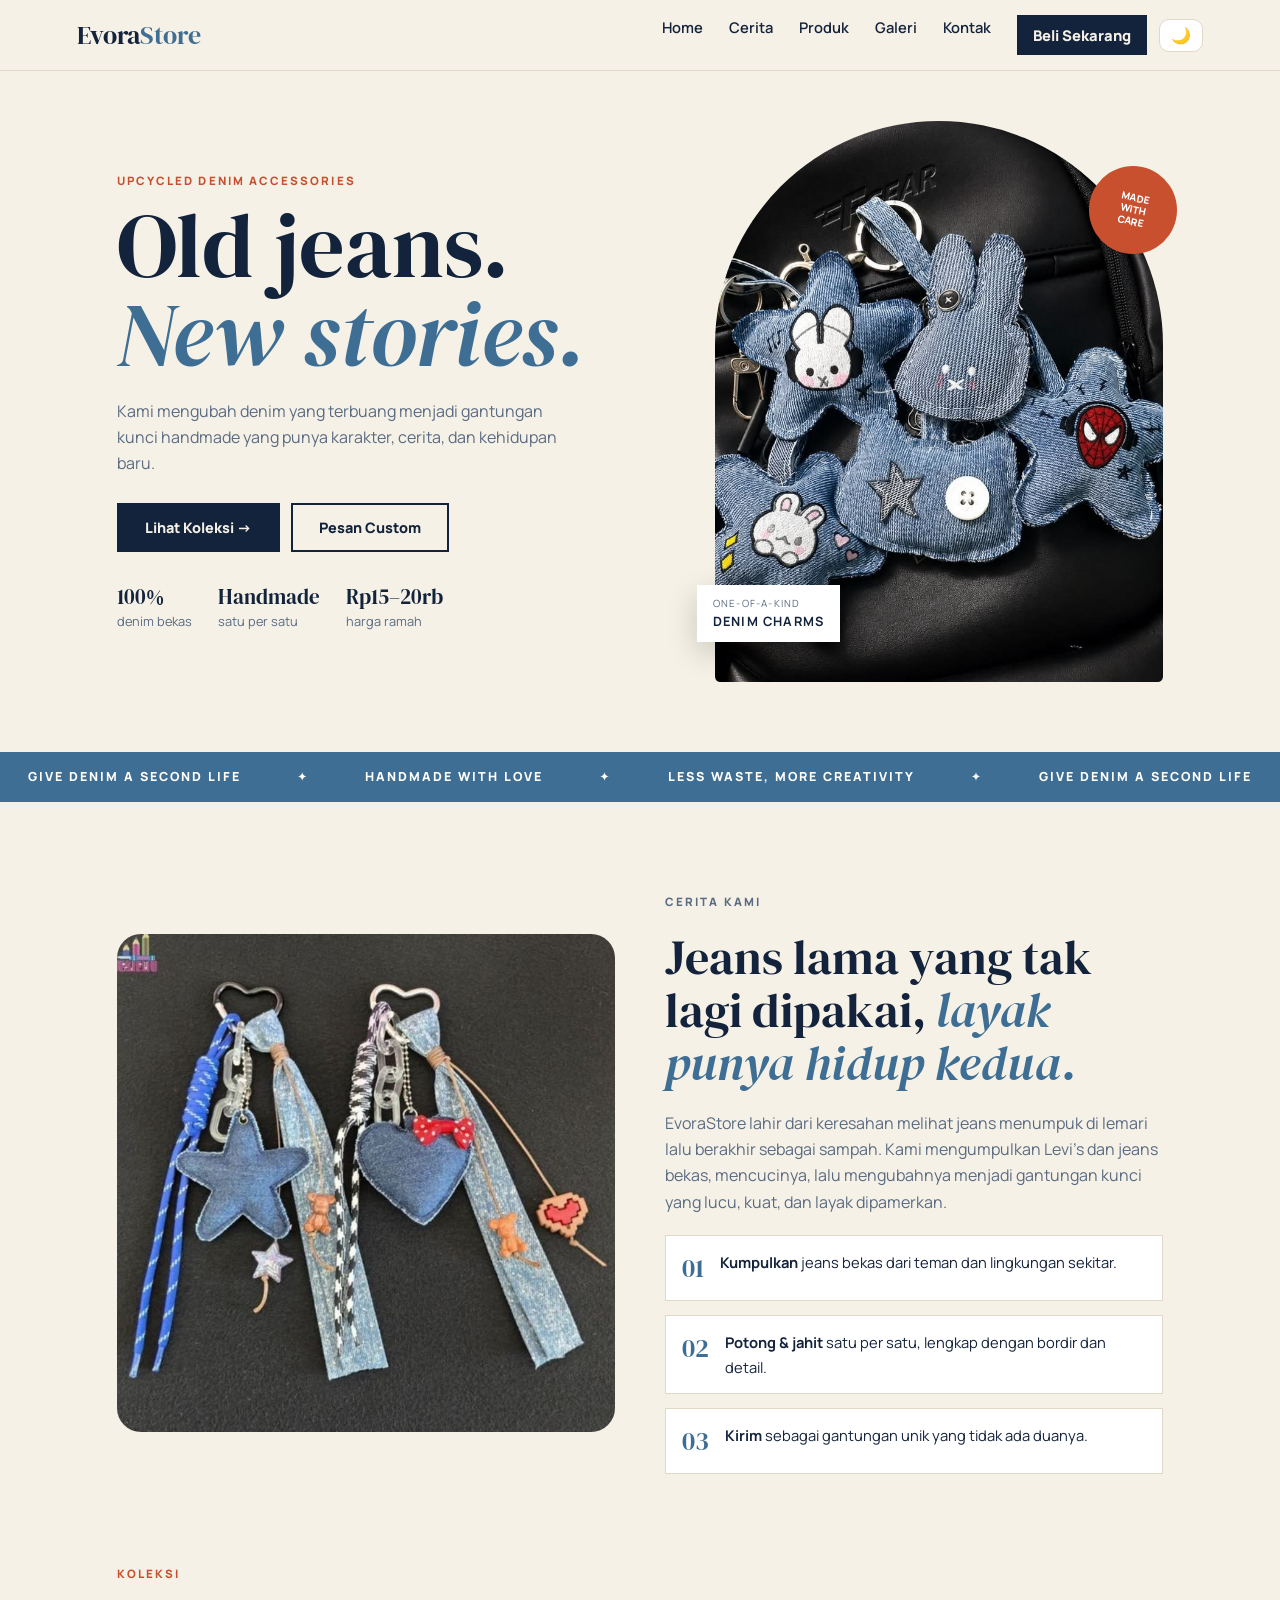
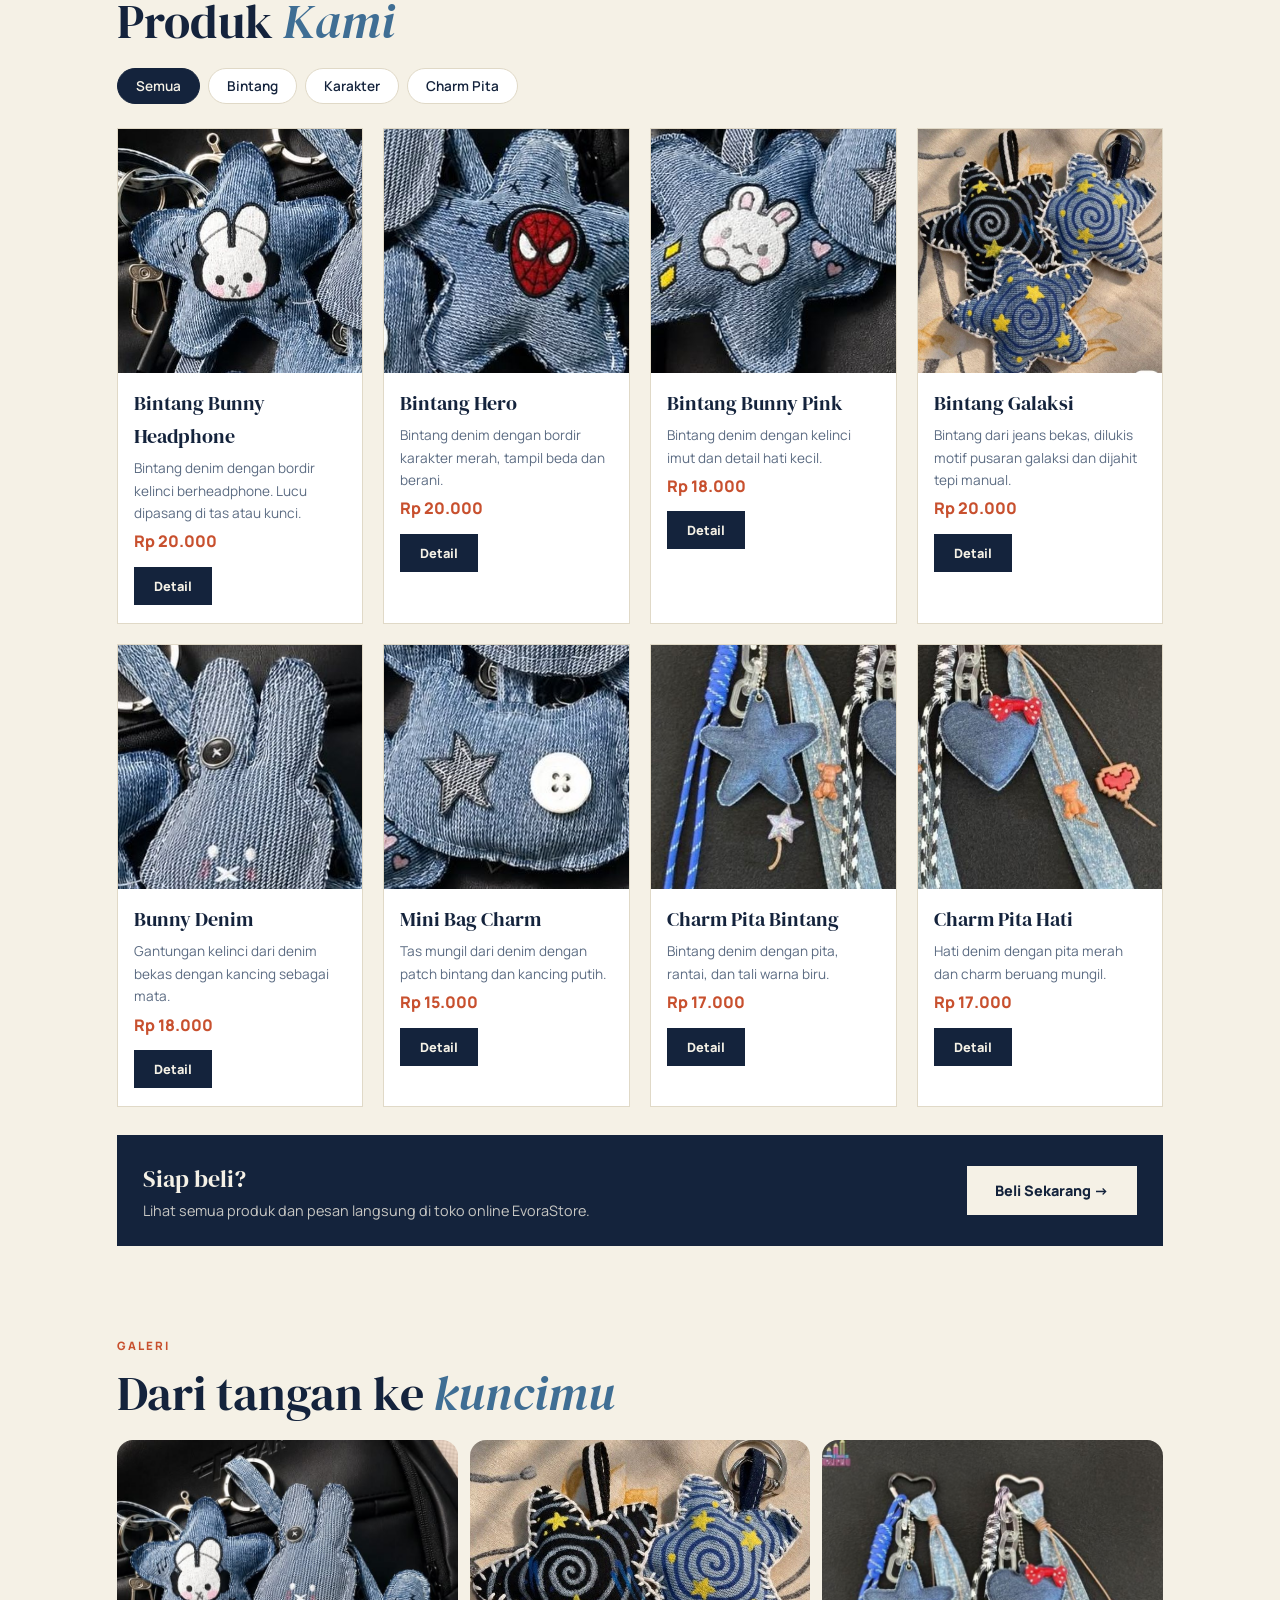
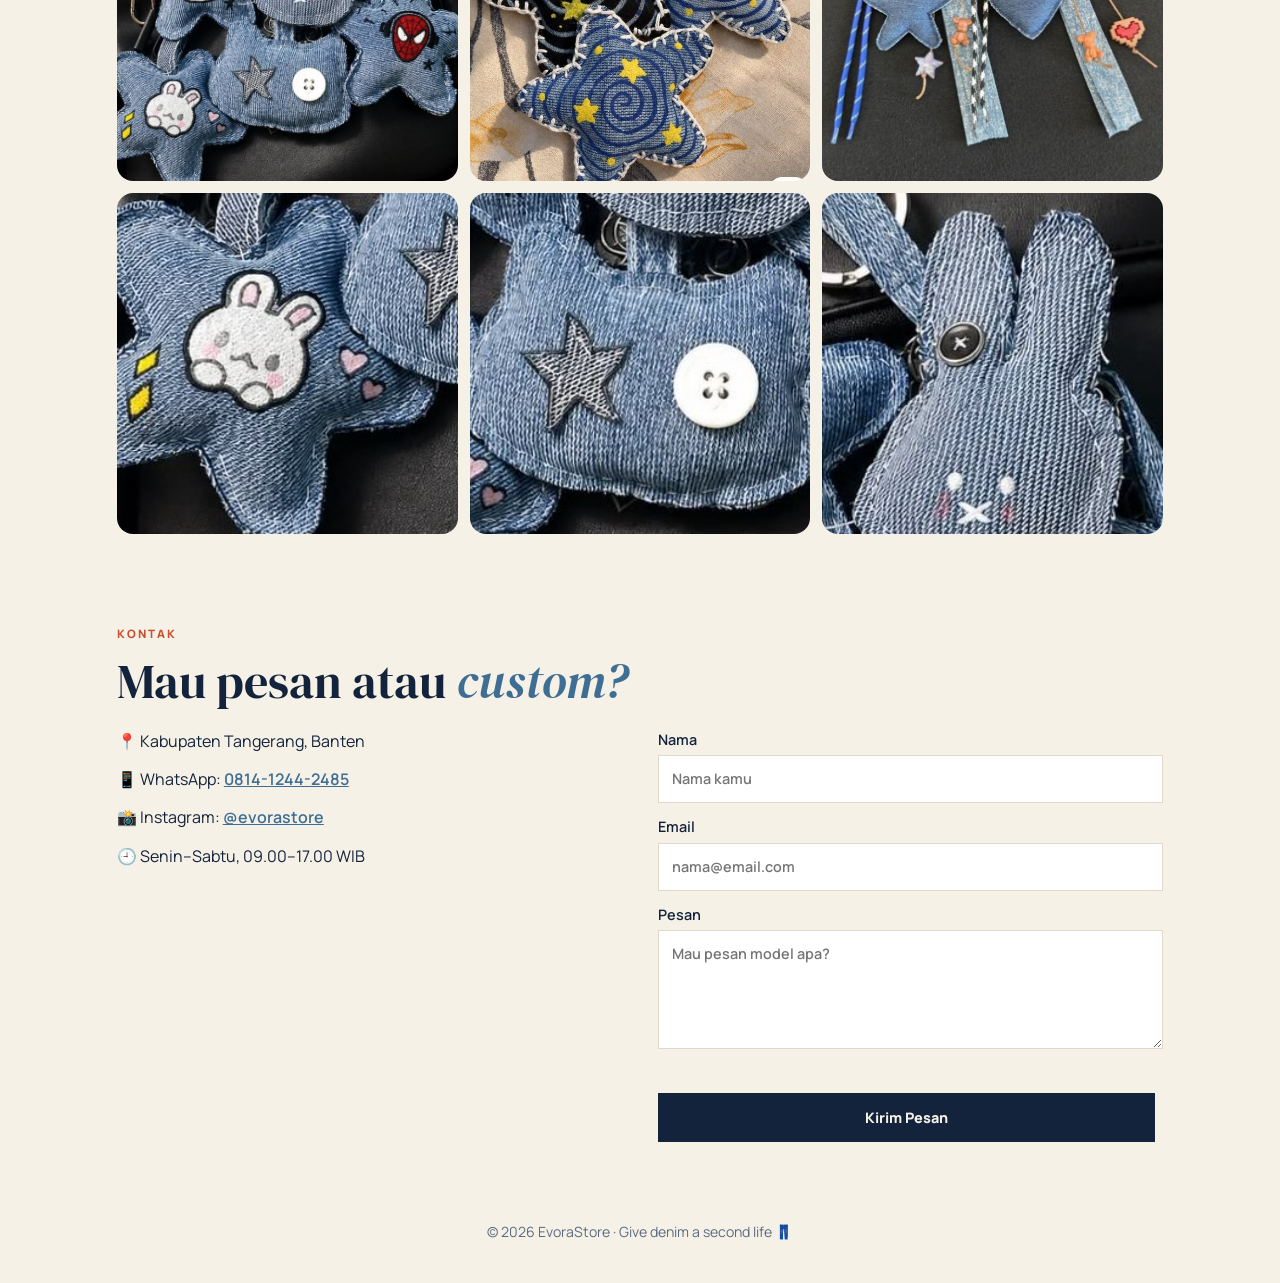
<file: index.html>
<!DOCTYPE html>
<html lang="id">
<head>
  <meta charset="UTF-8">
  <meta name="viewport" content="width=device-width, initial-scale=1">
  <title>EvoraStore — Gantungan Kunci Denim dari Jeans Bekas</title>
  <meta name="description" content="EvoraStore mengubah jeans bekas menjadi gantungan kunci denim handmade yang unik.">
  <link rel="preconnect" href="https://fonts.googleapis.com">
  <link rel="preconnect" href="https://fonts.gstatic.com" crossorigin>
  <link href="https://fonts.googleapis.com/css2?family=DM+Serif+Display:ital@0;1&family=Manrope:wght@400;600;800&display=swap" rel="stylesheet">
  <link rel="stylesheet" href="style.css">
</head>
<body>

<header class="nav">
  <a href="#home" class="logo">Evora<span>Store</span></a>
  <nav id="menu">
    <a href="#home">Home</a>
    <a href="#cerita">Cerita</a>
    <a href="#produk">Produk</a>
    <a href="#galeri">Galeri</a>
    <a href="#kontak">Kontak</a>
    <a href="toko.html" class="navbuy">Beli Sekarang</a>
  </nav>
  <button id="themeBtn" class="icon" aria-label="Ganti tema">🌙</button>
  <button id="burger" class="icon" aria-label="Buka menu">☰</button>
</header>

<main>
  <!-- HOME -->
  <section id="home" class="hero">
    <div class="hero-text reveal">
      <p class="eyebrow">Upcycled denim accessories</p>
      <h1>Old jeans.<br><em>New stories.</em></h1>
      <p class="sub">Kami mengubah denim yang terbuang menjadi gantungan kunci handmade yang punya karakter, cerita, dan kehidupan baru.</p>
      <div class="cta">
        <a class="btn" href="#produk">Lihat Koleksi →</a>
        <a class="btn ghost" href="#kontak">Pesan Custom</a>
      </div>
      <ul class="stats">
        <li><b>100%</b>denim bekas</li>
        <li><b>Handmade</b>satu per satu</li>
        <li><b>Rp15–20rb</b>harga ramah</li>
      </ul>
    </div>
    <div class="hero-img reveal">
      <img src="hero.jpg" alt="Koleksi gantungan kunci denim EvoraStore">
      <span class="stamp">Made<br>with<br>care</span>
      <div class="tag">One-of-a-kind<b>Denim Charms</b></div>
    </div>
  </section>

  <div class="marquee" aria-hidden="true">
    <div class="track">
      <span>Give denim a second life</span><span>Handmade with love</span><span>Less waste, more creativity</span>
      <span>Give denim a second life</span><span>Handmade with love</span><span>Less waste, more creativity</span>
    </div>
  </div>

  <!-- ABOUT -->
  <section id="cerita" class="wrap">
    <div class="story">
      <img class="reveal" src="pita.jpg" alt="Charm denim dengan pita dan bintang">
      <div class="reveal">
        <p class="eyebrow">Cerita Kami</p>
        <h2>Jeans lama yang tak lagi dipakai, <em>layak punya hidup kedua.</em></h2>
        <p>EvoraStore lahir dari keresahan melihat jeans menumpuk di lemari lalu berakhir sebagai sampah. Kami mengumpulkan Levi's dan jeans bekas, mencucinya, lalu mengubahnya menjadi gantungan kunci yang lucu, kuat, dan layak dipamerkan.</p>
        <ol class="steps">
          <li><b>01</b><span><strong>Kumpulkan</strong> jeans bekas dari teman dan lingkungan sekitar.</span></li>
          <li><b>02</b><span><strong>Potong &amp; jahit</strong> satu per satu, lengkap dengan bordir dan detail.</span></li>
          <li><b>03</b><span><strong>Kirim</strong> sebagai gantungan unik yang tidak ada duanya.</span></li>
        </ol>
      </div>
    </div>
  </section>

  <!-- PRODUK -->
  <section id="produk" class="wrap">
    <p class="eyebrow">Koleksi</p>
    <h2>Produk <em>Kami</em></h2>
    <div class="filters">
      <button class="chip active" data-filter="all">Semua</button>
      <button class="chip" data-filter="bintang">Bintang</button>
      <button class="chip" data-filter="karakter">Karakter</button>
      <button class="chip" data-filter="charm">Charm Pita</button>
    </div>
    <div class="grid" id="productGrid"></div>
    <div class="shop-cta"><div><h3>Siap beli?</h3><p>Lihat semua produk dan pesan langsung di toko online EvoraStore.</p></div><a class="btn" href="toko.html">Beli Sekarang →</a></div>
  </section>

  <!-- GALERI -->
  <section id="galeri" class="wrap">
    <p class="eyebrow">Galeri</p>
    <h2>Dari tangan ke <em>kuncimu</em></h2>
    <div class="gallery" id="gallery"></div>
  </section>

  <!-- KONTAK -->
  <section id="kontak" class="wrap">
    <p class="eyebrow">Kontak</p>
    <h2>Mau pesan atau <em>custom?</em></h2>
    <div class="contact">
      <div class="info">
        <p>📍 Kabupaten Tangerang, Banten</p>
        <p>📱 WhatsApp: <a href="https://wa.me/6281412442485" target="_blank" rel="noopener">0814-1244-2485</a></p>
        <p>📸 Instagram: <a href="https://instagram.com/evorastore" target="_blank" rel="noopener">@evorastore</a></p>
        <p>🕘 Senin–Sabtu, 09.00–17.00 WIB</p>
      </div>
      <form id="form" novalidate>
        <label>Nama <input id="nama" type="text" placeholder="Nama kamu"></label>
        <label>Email <input id="email" type="email" placeholder="nama@email.com"></label>
        <label>Pesan <textarea id="pesan" rows="4" placeholder="Mau pesan model apa?"></textarea></label>
        <p id="formMsg" role="alert"></p>
        <button class="btn" type="submit">Kirim Pesan</button>
      </form>
    </div>
  </section>
</main>

<footer>© 2026 EvoraStore · Give denim a second life 👖</footer>

<div id="modal" class="modal" hidden>
  <div class="modal-box">
    <button id="close" aria-label="Tutup">✕</button>
    <div id="modalBody"></div>
  </div>
</div>

<script src="script.js"></script>
</body>
</html>
</file>
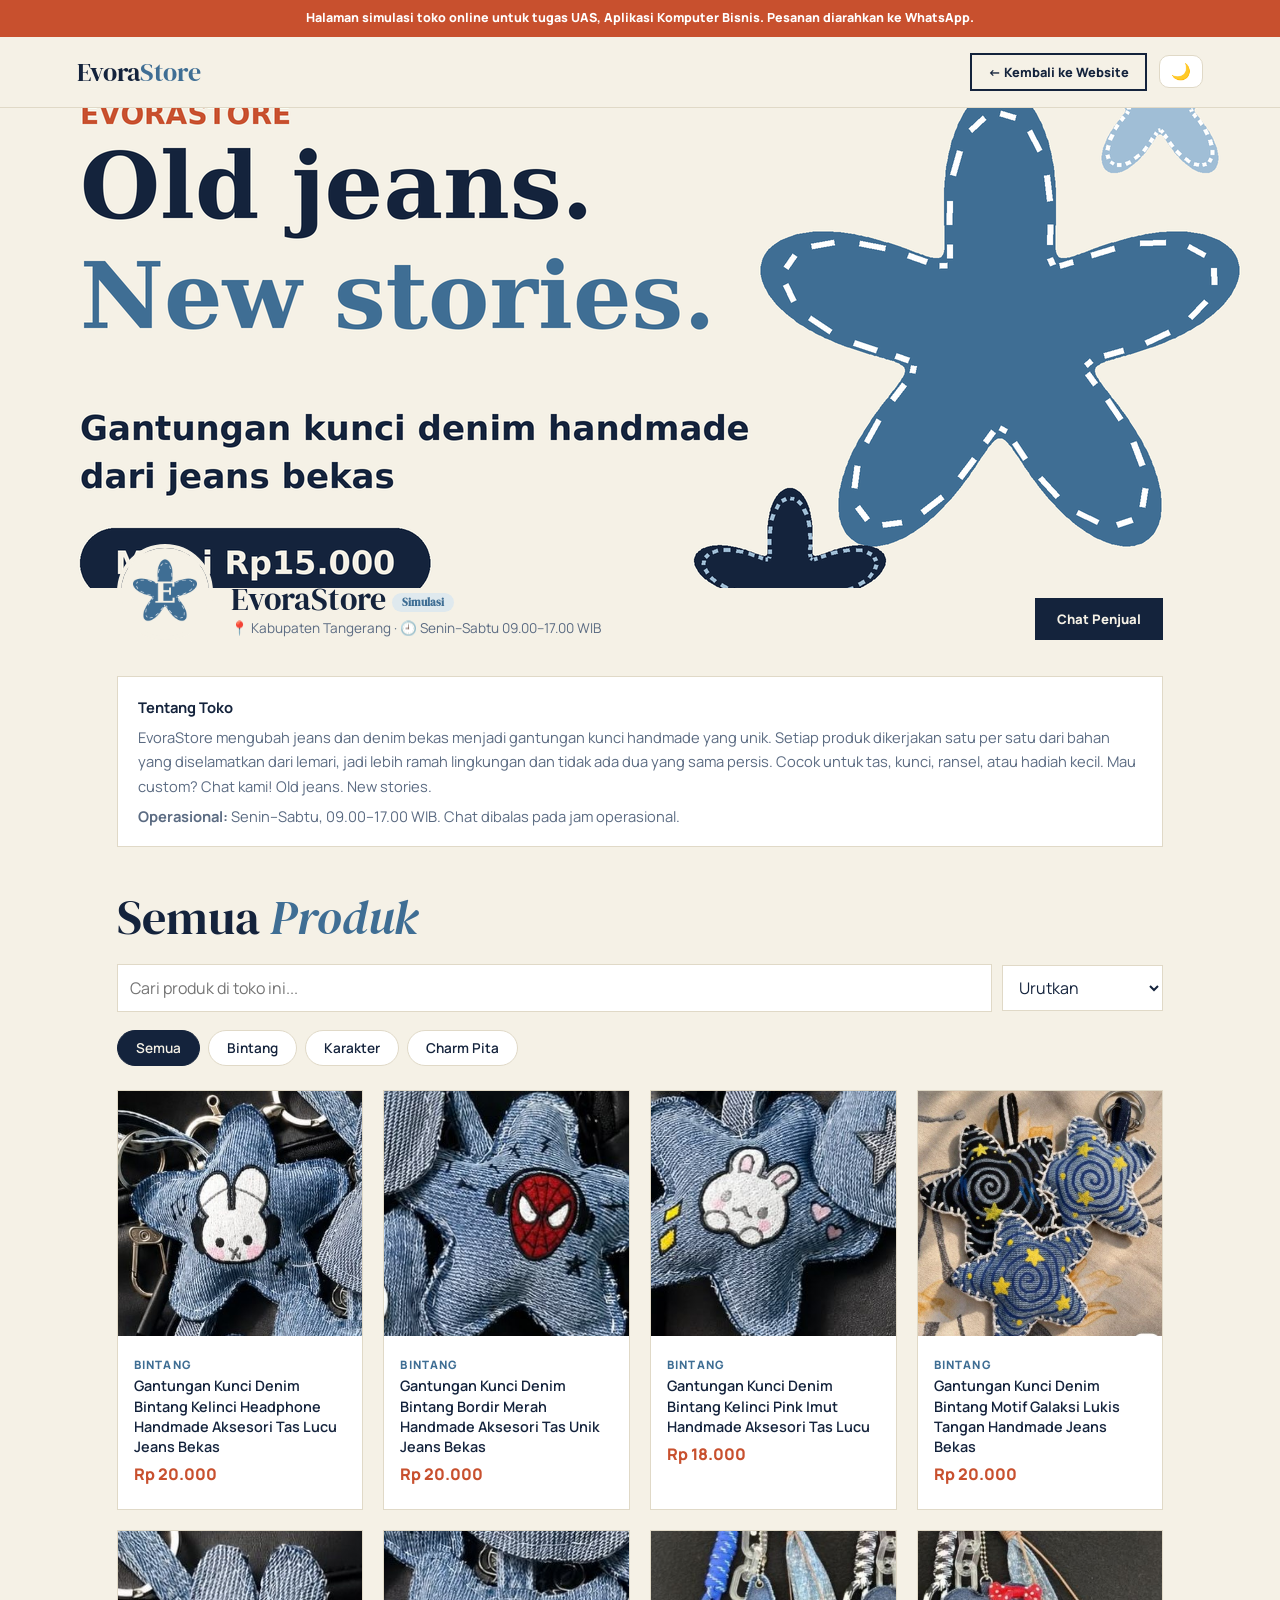
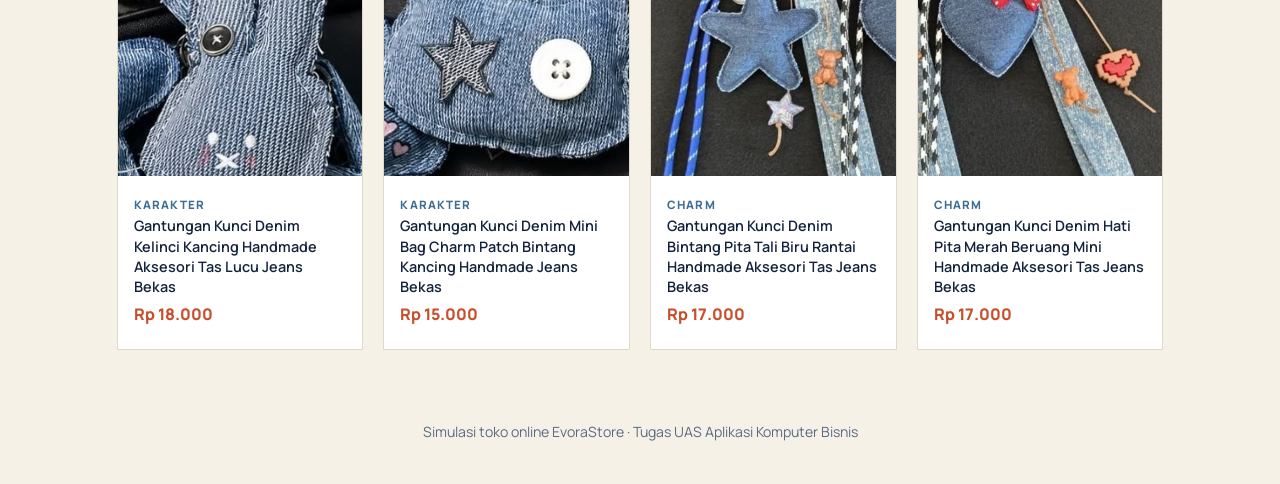
<file: toko.html>
<!DOCTYPE html>
<html lang="id">
<head>
  <meta charset="UTF-8">
  <meta name="viewport" content="width=device-width, initial-scale=1">
  <title>Toko EvoraStore (Simulasi Marketplace)</title>
  <link rel="preconnect" href="https://fonts.googleapis.com">
  <link rel="preconnect" href="https://fonts.gstatic.com" crossorigin>
  <link href="https://fonts.googleapis.com/css2?family=DM+Serif+Display:ital@0;1&family=Manrope:wght@400;600;800&display=swap" rel="stylesheet">
  <link rel="stylesheet" href="style.css">
  <style>
    .ribbon{background:var(--acc);color:#fff;text-align:center;font-size:.78rem;font-weight:800;padding:8px 6%}
    .store-banner{width:100%;aspect-ratio:16/6;object-fit:cover}
    .store-head{max-width:1200px;margin:-44px auto 0;padding:0 6%;display:flex;gap:18px;align-items:flex-end;flex-wrap:wrap}
    .store-head img{width:96px;height:96px;border-radius:50%;border:4px solid var(--bg);background:var(--bg);object-fit:cover}
    .store-head h1{font-size:2rem;line-height:1.1}
    .store-head .meta{color:var(--mut);font-size:.85rem}
    .badge{display:inline-block;background:var(--pale);color:var(--blue);font-size:.7rem;font-weight:800;padding:3px 10px;border-radius:99px;margin-left:6px;vertical-align:middle}
    .store-actions{margin-left:auto;display:flex;gap:8px;flex-wrap:wrap}
    .store-actions .btn{margin:0;padding:10px 20px;font-size:.82rem}
    .about-box{background:var(--surf);border:1px solid var(--line);padding:18px 20px;display:grid;gap:6px;font-size:.92rem}
    .about-box p{color:var(--mut)}
    .toolbar{display:flex;gap:10px;flex-wrap:wrap;align-items:center;margin-bottom:18px}
    .toolbar input,.toolbar select{padding:10px 12px;border:1px solid var(--line);background:var(--surf);color:var(--ink);font:inherit;flex:1;min-width:140px}
    .toolbar select{flex:0 0 auto}
    .options{display:flex;gap:8px;flex-wrap:wrap;margin:10px 0}
    .opt{border:1px solid var(--line);background:var(--surf);color:var(--ink);padding:7px 14px;cursor:pointer;font:600 .82rem 'Manrope',sans-serif}
    .opt.sel{border-color:var(--blue);background:var(--pale);color:var(--blue)}
    .qty{display:flex;align-items:center;gap:12px;margin:10px 0}
    .qty button{width:34px;height:34px;border:1px solid var(--line);background:var(--surf);color:var(--ink);font-size:1.1rem;cursor:pointer}
    .total{font-weight:800;font-size:1.1rem;color:var(--acc);margin:8px 0 12px}
    .kat{font-size:.72rem;text-transform:uppercase;letter-spacing:.1em;color:var(--blue);font-weight:800}
    .product h3{font:600 .9rem 'Manrope',sans-serif;line-height:1.4}
    .empty{color:var(--mut);padding:20px 0}
  </style>
</head>
<body>
<div class="ribbon">Halaman simulasi toko online untuk tugas UAS, Aplikasi Komputer Bisnis. Pesanan diarahkan ke WhatsApp.</div>
<header class="nav">
  <a href="index.html" class="logo">Evora<span>Store</span></a>
  <a href="index.html" class="btn ghost" style="margin:0;padding:8px 16px;font-size:.8rem">← Kembali ke Website</a>
  <button id="themeBtn" class="icon" aria-label="Ganti tema">🌙</button>
</header>

<img class="store-banner" src="banner-evorastore.png" alt="Banner toko EvoraStore">
<div class="store-head">
  <img src="logo-evorastore.png" alt="Logo EvoraStore">
  <div>
    <h1>EvoraStore<span class="badge">Simulasi</span></h1>
    <p class="meta">📍 Kabupaten Tangerang · 🕘 Senin–Sabtu 09.00–17.00 WIB</p>
  </div>
  <div class="store-actions">
    <a class="btn" id="chatBtn" target="_blank" rel="noopener" href="#">Chat Penjual</a>
  </div>
</div>

<main>
  <section class="wrap" style="padding-top:36px">
    <div class="about-box">
      <strong>Tentang Toko</strong>
      <p>EvoraStore mengubah jeans dan denim bekas menjadi gantungan kunci handmade yang unik. Setiap produk dikerjakan satu per satu dari bahan yang diselamatkan dari lemari, jadi lebih ramah lingkungan dan tidak ada dua yang sama persis. Cocok untuk tas, kunci, ransel, atau hadiah kecil. Mau custom? Chat kami! Old jeans. New stories.</p>
      <p><b>Operasional:</b> Senin–Sabtu, 09.00–17.00 WIB. Chat dibalas pada jam operasional.</p>
    </div>
  </section>

  <section class="wrap" style="padding-top:44px">
    <h2>Semua <em>Produk</em></h2>
    <div class="toolbar">
      <input id="search" type="search" placeholder="Cari produk di toko ini...">
      <select id="sort"><option value="def">Urutkan</option><option value="asc">Harga terendah</option><option value="desc">Harga tertinggi</option></select>
    </div>
    <div class="filters">
      <button class="chip active" data-filter="all">Semua</button>
      <button class="chip" data-filter="bintang">Bintang</button>
      <button class="chip" data-filter="karakter">Karakter</button>
      <button class="chip" data-filter="charm">Charm Pita</button>
    </div>
    <div class="grid" id="productGrid"></div>
    <p class="empty" id="empty" hidden>Produk tidak ditemukan.</p>
  </section>
</main>

<footer>Simulasi toko online EvoraStore · Tugas UAS Aplikasi Komputer Bisnis</footer>

<div id="modal" class="modal" hidden>
  <div class="modal-box">
    <button id="close" aria-label="Tutup">✕</button>
    <div id="modalBody"></div>
  </div>
</div>

<script>
const WA = "6281412442485";
const BAHAN = "Denim/jeans bekas (upcycled), handmade";
const products = [
  { judul: "Gantungan Kunci Denim Bintang Kelinci Headphone Handmade Aksesori Tas Lucu Jeans Bekas", kategori: "bintang", harga: 20000, img: "p-bunny-headphone.jpg", variasi: ["Biru muda","Biru tua"], desk: "Bintang denim dengan bordir kelinci berheadphone yang gemas. Dibuat dari jeans bekas, jadi ramah lingkungan dan tiap pcs unik. Cocok dipasang di tas, ransel, atau kunci." },
  { judul: "Gantungan Kunci Denim Bintang Bordir Merah Handmade Aksesori Tas Unik Jeans Bekas", kategori: "bintang", harga: 20000, img: "p-hero-star.jpg", variasi: ["Biru muda","Biru tua"], desk: "Bintang denim dengan bordir merah yang berani dan mencolok. Dijahit tangan dari jeans bekas yang diselamatkan dari lemari." },
  { judul: "Gantungan Kunci Denim Bintang Kelinci Pink Imut Handmade Aksesori Tas Lucu", kategori: "bintang", harga: 18000, img: "p-bunny-pink.jpg", variasi: ["Biru muda","Biru tua"], desk: "Bintang denim dengan kelinci imut dan detail hati kecil. Lembut, lucu, dan pas untuk penyuka aksesori manis." },
  { judul: "Gantungan Kunci Denim Bintang Motif Galaksi Lukis Tangan Handmade Jeans Bekas", kategori: "bintang", harga: 20000, img: "galaksi.jpg", variasi: ["Biru terang","Hitam malam"], desk: "Bintang denim dengan motif pusaran galaksi yang dilukis tangan dan jahitan tepi putih. Setiap pcs punya pola yang sedikit berbeda." },
  { judul: "Gantungan Kunci Denim Kelinci Kancing Handmade Aksesori Tas Lucu Jeans Bekas", kategori: "karakter", harga: 18000, img: "p-bunny.jpg", variasi: ["Biru muda","Biru tua"], desk: "Gantungan kelinci dari denim bekas dengan kancing sebagai mata. Empuk, ringan, dan kuat dipakai sehari-hari." },
  { judul: "Gantungan Kunci Denim Mini Bag Charm Patch Bintang Kancing Handmade Jeans Bekas", kategori: "karakter", harga: 15000, img: "p-mini-bag.jpg", variasi: ["Biru muda","Biru tua"], desk: "Tas mungil dari denim bekas dengan patch bintang dan kancing putih. Kecil, lucu, dan mudah dipadukan dengan tas apa saja." },
  { judul: "Gantungan Kunci Denim Bintang Pita Tali Biru Rantai Handmade Aksesori Tas Jeans Bekas", kategori: "charm", harga: 17000, img: "p-pita-star.jpg", variasi: ["Tali biru","Tali hitam-putih"], desk: "Bintang denim dengan pita denim, rantai, dan tali warna yang bikin tampilan tas makin hidup." },
  { judul: "Gantungan Kunci Denim Hati Pita Merah Beruang Mini Handmade Aksesori Tas Jeans Bekas", kategori: "charm", harga: 17000, img: "p-pita-heart.jpg", variasi: ["Tali biru","Tali hitam-putih"], desk: "Hati denim dengan pita merah dan charm beruang mungil. Manis, unik, dan cocok jadi hadiah." }
];
const rp = n => "Rp " + n.toLocaleString("id-ID");
const $ = s => document.querySelector(s);
let filter = "all";

function render() {
  const q = $("#search").value.trim().toLowerCase(), s = $("#sort").value;
  let list = products.filter(p => (filter === "all" || p.kategori === filter) && p.judul.toLowerCase().includes(q));
  if (s === "asc") list = [...list].sort((a, b) => a.harga - b.harga);
  if (s === "desc") list = [...list].sort((a, b) => b.harga - a.harga);
  $("#productGrid").innerHTML = list.map(p => `
    <article class="product" data-i="${products.indexOf(p)}" style="cursor:pointer">
      <img src="${p.img}" alt="" loading="lazy">
      <div class="pbody"><span class="kat">${p.kategori}</span><h3>${p.judul}</h3><p class="price">${rp(p.harga)}</p></div>
    </article>`).join("");
  $("#empty").hidden = list.length > 0;
}
document.querySelectorAll(".chip").forEach(c => c.onclick = () => {
  document.querySelector(".chip.active").classList.remove("active"); c.classList.add("active");
  filter = c.dataset.filter; render();
});
$("#search").oninput = render; $("#sort").onchange = render;
render();

// ===== MODAL PRODUK =====
const modal = $("#modal");
const close = () => (modal.hidden = true);
$("#close").onclick = close;
modal.onclick = e => { if (e.target === modal) close(); };
document.addEventListener("keydown", e => { if (e.key === "Escape") close(); });

$("#productGrid").addEventListener("click", e => {
  const card = e.target.closest(".product"); if (!card) return;
  const p = products[card.dataset.i]; let v = p.variasi[0], qty = 1;
  const draw = () => {
    $("#modalBody").innerHTML = `
      <img src="${p.img}" alt="">
      <div class="mtext">
        <span class="kat">${p.kategori}</span>
        <h3 style="font-size:1.05rem;line-height:1.35">${p.judul}</h3>
        <p class="price">${rp(p.harga)}</p>
        <p>${p.desk}</p>
        <p><b>Bahan:</b> ${BAHAN}</p>
        <p><b>Variasi:</b></p>
        <div class="options">${p.variasi.map(x => `<button class="opt ${x === v ? "sel" : ""}" data-v="${x}">${x}</button>`).join("")}</div>
        <div class="qty"><button id="min">−</button><b id="q">${qty}</b><button id="plus">+</button></div>
        <p class="total">Total: ${rp(p.harga * qty)}</p>
        <a class="btn" target="_blank" rel="noopener" href="https://wa.me/${WA}?text=${encodeURIComponent("Halo EvoraStore, aku mau pesan: " + p.judul + " | Variasi: " + v + " | Jumlah: " + qty + " | Total: " + rp(p.harga * qty))}">Beli Sekarang</a>
      </div>`;
    document.querySelectorAll(".opt").forEach(b => b.onclick = () => { v = b.dataset.v; draw(); });
    $("#min").onclick = () => { if (qty > 1) { qty--; draw(); } };
    $("#plus").onclick = () => { if (qty < 20) { qty++; draw(); } };
  };
  draw(); modal.hidden = false;
});

$("#chatBtn").href = "https://wa.me/" + WA + "?text=" + encodeURIComponent("Halo EvoraStore, aku mau tanya produk.");

// ===== TEMA =====
const root = document.documentElement;
function setTheme(t) { root.dataset.theme = t; $("#themeBtn").textContent = t === "dark" ? "☀️" : "🌙"; }
setTheme(matchMedia("(prefers-color-scheme: dark)").matches ? "dark" : "light");
$("#themeBtn").onclick = () => setTheme(root.dataset.theme === "dark" ? "light" : "dark");
</script>
</body>
</html>
</file>
<file: style.css>
:root{
  --bg:#f5f1e6; --surf:#ffffff; --ink:#14233c; --mut:#5b6b82;
  --blue:#3f6e94; --pale:#dfe9ee; --acc:#c8502e; --line:#e0d9c7;
}
[data-theme="dark"]{
  --bg:#0e1626; --surf:#16223a; --ink:#eaf0f8; --mut:#9fb0c8;
  --blue:#7fb0d8; --pale:#1d2c47; --acc:#ff8a63; --line:#26364f;
}
*{box-sizing:border-box;margin:0;padding:0}
html{scroll-behavior:smooth}
body{font-family:'Manrope',system-ui,sans-serif;background:var(--bg);color:var(--ink);line-height:1.65;transition:background .3s,color .3s}
img{display:block;max-width:100%}
h1,h2,h3,.logo{font-family:'DM Serif Display',Georgia,serif;font-weight:400}
em{color:var(--blue)}
.wrap{max-width:1200px;margin:auto;padding:90px 6% 0}
h2{font-size:clamp(2rem,5vw,3rem);line-height:1.1;margin-bottom:20px}
.eyebrow{text-transform:uppercase;letter-spacing:.18em;font-size:.72rem;font-weight:800;color:var(--acc);margin-bottom:12px}

/* NAV */
.nav{position:sticky;top:0;z-index:20;display:flex;align-items:center;gap:12px;padding:14px 6%;background:var(--bg);border-bottom:1px solid var(--line)}
.logo{font-size:1.6rem;color:var(--ink);text-decoration:none;margin-right:auto}
.logo span{color:var(--blue)}
#menu{display:flex;gap:26px}
#menu a{color:var(--ink);text-decoration:none;font-weight:600;font-size:.92rem}
#menu a:hover{color:var(--acc)}
.icon{background:var(--surf);border:1px solid var(--line);border-radius:10px;padding:6px 11px;cursor:pointer;color:var(--ink);font-size:1rem}
#burger{display:none}

/* HERO */
.hero{max-width:1200px;margin:auto;padding:50px 6% 70px;display:grid;grid-template-columns:1.1fr .9fr;gap:50px;align-items:center}
.hero h1{font-size:clamp(3rem,8vw,5.6rem);line-height:.98;margin-bottom:20px}
.sub{color:var(--mut);max-width:460px;margin-bottom:26px}
.btn{display:inline-block;background:var(--ink);color:var(--bg);border:2px solid var(--ink);padding:13px 26px;font:800 .9rem 'Manrope',sans-serif;text-decoration:none;cursor:pointer;margin:0 8px 8px 0;transition:transform .2s}
.btn:hover{transform:translateY(-2px)}
.btn.ghost{background:transparent;color:var(--ink)}
.stats{list-style:none;display:flex;gap:26px;flex-wrap:wrap;margin-top:22px;font-size:.8rem;color:var(--mut)}
.stats b{display:block;font:400 1.3rem 'DM Serif Display',serif;color:var(--ink)}
.hero-img{position:relative}
.hero-img img{width:100%;aspect-ratio:4/5;object-fit:cover;border-radius:999px 999px 24px 24px}
.stamp{position:absolute;top:8%;right:-3%;width:88px;height:88px;border-radius:50%;background:var(--acc);color:#fff;display:grid;place-items:center;text-align:center;text-transform:uppercase;font-size:.62rem;font-weight:800;line-height:1.2;transform:rotate(12deg)}
.tag{position:absolute;left:-4%;bottom:7%;background:var(--surf);padding:10px 16px;font-size:.62rem;text-transform:uppercase;letter-spacing:.12em;color:var(--mut);box-shadow:0 10px 30px rgba(0,0,0,.18)}
.tag b{display:block;font-size:.8rem;color:var(--ink)}

/* MARQUEE */
.marquee{background:var(--blue);color:#fff;overflow:hidden;white-space:nowrap}
.track{display:inline-flex;animation:scroll 28s linear infinite}
.track span{padding:15px 28px;text-transform:uppercase;letter-spacing:.16em;font-size:.78rem;font-weight:800}
.track span::after{content:"✦";margin-left:56px}
@keyframes scroll{to{transform:translateX(-50%)}}

/* STORY */
.story{display:grid;grid-template-columns:1fr 1fr;gap:50px;align-items:center}
.story img{width:100%;aspect-ratio:1;object-fit:cover;border-radius:24px}
.story p{color:var(--mut);margin-bottom:20px}
.steps{list-style:none;display:grid;gap:14px}
.steps li{display:flex;gap:16px;align-items:flex-start;background:var(--surf);border:1px solid var(--line);padding:14px 16px;font-size:.92rem}
.steps b{font:400 1.6rem 'DM Serif Display',serif;color:var(--blue)}

/* PRODUK */
.filters{display:flex;gap:8px;flex-wrap:wrap;margin-bottom:24px}
.chip{background:var(--surf);border:1px solid var(--line);color:var(--ink);padding:8px 18px;border-radius:99px;cursor:pointer;font:600 .85rem 'Manrope',sans-serif}
.chip.active{background:var(--ink);color:var(--bg);border-color:var(--ink)}
.grid{display:grid;grid-template-columns:repeat(auto-fill,minmax(230px,1fr));gap:20px}
.product{background:var(--surf);border:1px solid var(--line);overflow:hidden;transition:transform .25s,box-shadow .25s}
.product:hover{transform:translateY(-5px);box-shadow:0 14px 30px rgba(20,35,60,.15)}
.product img{width:100%;aspect-ratio:1;object-fit:cover}
.pbody{padding:14px 16px 18px}
.pbody h3{font-size:1.25rem}
.pbody p{color:var(--mut);font-size:.85rem;margin:4px 0}
.price{color:var(--acc)!important;font-weight:800;font-size:1rem!important}
.pbody .btn{padding:8px 18px;font-size:.8rem;margin:8px 0 0}

/* GALERI */
.gallery{display:grid;grid-template-columns:repeat(3,1fr);gap:12px}
.gallery img{width:100%;aspect-ratio:1;object-fit:cover;border-radius:16px;cursor:zoom-in;transition:transform .25s}
.gallery img:hover{transform:scale(1.03)}

/* KONTAK */
.contact{display:grid;grid-template-columns:1fr 1fr;gap:36px}
.info p{margin-bottom:12px}
.info a{color:var(--blue);font-weight:600}
form{display:grid;gap:12px}
label{display:grid;gap:4px;font-weight:600;font-size:.9rem}
input,textarea{padding:11px 13px;border:1px solid var(--line);background:var(--surf);color:var(--ink);font:inherit}
#formMsg{min-height:1.4em;font-size:.88rem}
.err{color:#d64545}.ok{color:var(--blue)}
footer{text-align:center;padding:70px 6% 40px;color:var(--mut);font-size:.88rem}

/* MODAL */
.modal{position:fixed;inset:0;background:rgba(10,18,32,.7);display:grid;place-items:center;z-index:50;padding:18px}
.modal[hidden]{display:none}
.modal-box{background:var(--surf);max-width:420px;width:100%;max-height:92vh;overflow:auto;position:relative}
.modal-box img{width:100%;aspect-ratio:1;object-fit:cover}
.mtext{padding:18px 20px 22px}
.mtext h3{font-size:1.6rem}
.mtext p{color:var(--mut);margin:6px 0}
#close{position:absolute;top:10px;right:10px;width:34px;height:34px;border-radius:50%;border:0;background:var(--surf);color:var(--ink);cursor:pointer;font-size:1rem}

/* ANIMASI */
.js .reveal{opacity:0;transform:translateY(24px);transition:opacity .7s,transform .7s}
.js .reveal.in{opacity:1;transform:none}

/* RESPONSIVE */
@media(max-width:760px){
  #burger{display:block}
  #menu{display:none;position:absolute;top:100%;left:0;right:0;flex-direction:column;gap:14px;background:var(--bg);padding:18px 6%;border-bottom:1px solid var(--line)}
  #menu.open{display:flex}
  .hero{grid-template-columns:1fr;padding-top:30px;gap:36px}
  .stamp{right:2%}.tag{left:2%}
  .story,.contact{grid-template-columns:1fr}
  .grid{grid-template-columns:repeat(2,1fr);gap:12px}
  .pbody{padding:10px 12px 14px}.pbody h3{font-size:1.05rem}
  .pbody p:not(.price){display:none}
  .gallery{grid-template-columns:repeat(2,1fr)}
  .wrap{padding-top:64px}
}

/* TOMBOL BELI */
#menu a.navbuy{background:var(--ink);color:var(--bg);padding:8px 16px;font-weight:800}
#menu a.navbuy:hover{color:var(--bg);opacity:.85}
.shop-cta{margin-top:28px;background:var(--ink);color:var(--bg);padding:24px 26px;display:flex;gap:18px;align-items:center;justify-content:space-between;flex-wrap:wrap}
.shop-cta h3{font-size:1.5rem}
.shop-cta p{opacity:.8;font-size:.9rem}
.shop-cta .btn{background:var(--bg);color:var(--ink);border-color:var(--bg);margin:0}
</file>
